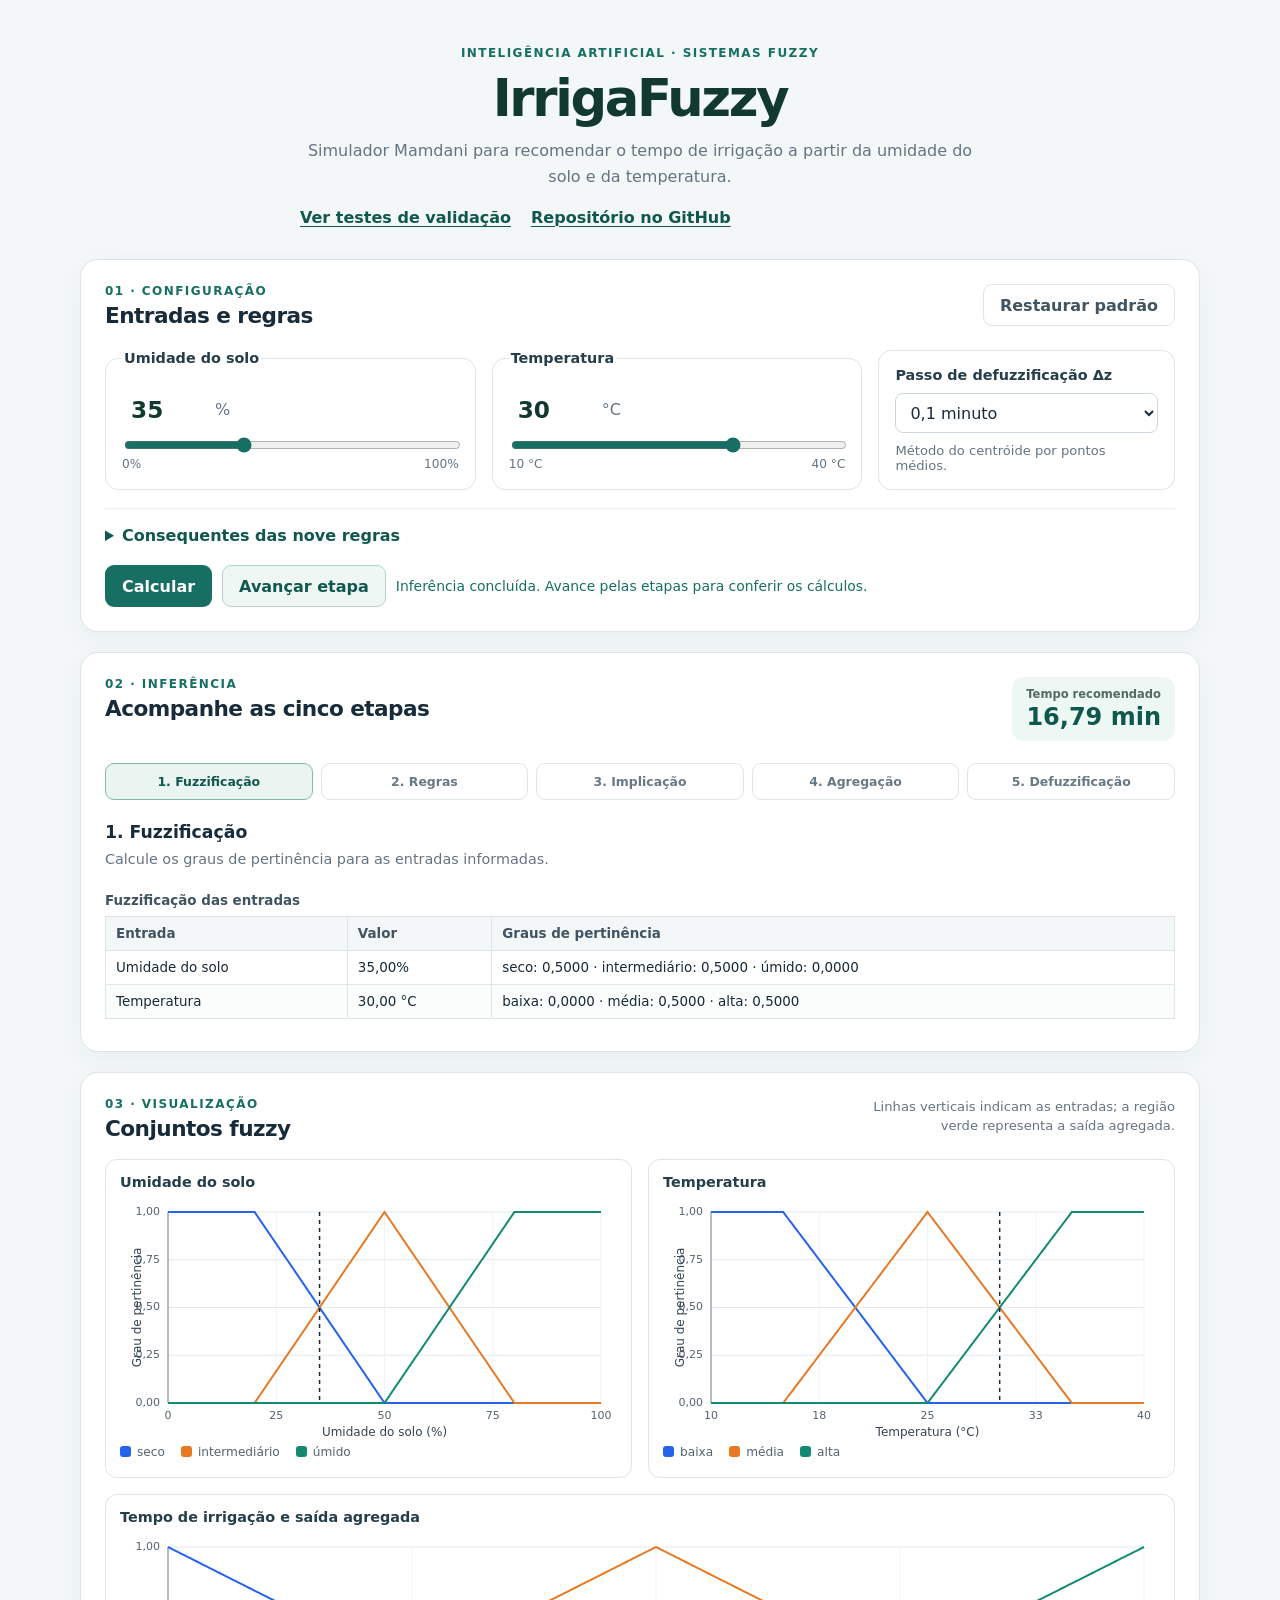
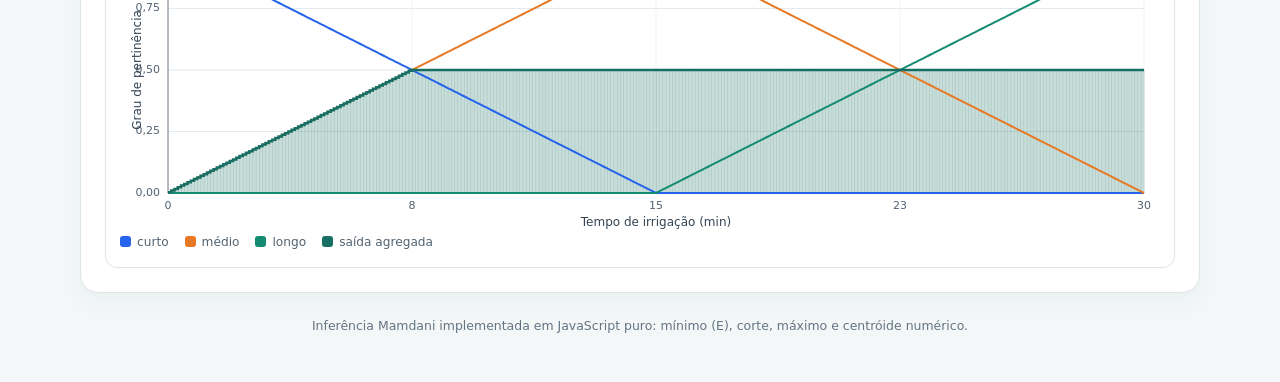
<file: index.html>
<!doctype html>
<html lang="pt-BR">
  <head>
    <meta charset="utf-8">
    <meta name="viewport" content="width=device-width, initial-scale=1">
    <meta name="description" content="Simulador didático de irrigação com inferência fuzzy Mamdani.">
    <title>IrrigaFuzzy — controlador Mamdani</title>
    <link rel="stylesheet" href="css/style.css">
  </head>
  <body>
    <main class="conteudo pagina">
      <header class="cabecalho">
        <p class="sobretitulo">Inteligência artificial · Sistemas fuzzy</p>
        <h1>IrrigaFuzzy</h1>
        <p>Simulador Mamdani para recomendar o tempo de irrigação a partir da umidade do solo e da temperatura.</p>
        <p class="links-cabecalho">
          <a class="link-secundario" href="tests.html">Ver testes de validação</a>
          <a class="link-secundario" href="https://github.com/Volc4/Atividade-Pratica-IA-Fuzzy" target="_blank" rel="noopener">Repositório no GitHub</a>
        </p>
      </header>

      <section class="cartao configuracao" aria-labelledby="titulo-configuracao">
        <div class="titulo-secao">
          <div>
            <p class="sobretitulo">01 · Configuração</p>
            <h2 id="titulo-configuracao">Entradas e regras</h2>
          </div>
          <button id="restaurar" class="botao botao-neutro" type="button">Restaurar padrão</button>
        </div>

        <div class="grade-entradas">
          <fieldset class="campo-entrada">
            <legend>Umidade do solo</legend>
            <div class="valor-com-unidade">
              <input id="umidade-numero" type="number" min="0" max="100" step="1" value="35" aria-label="Umidade do solo em porcentagem">
              <span>%</span>
            </div>
            <input id="umidade" type="range" min="0" max="100" step="1" value="35" aria-label="Deslizador de umidade do solo">
            <div class="limites"><span>0%</span><span>100%</span></div>
          </fieldset>

          <fieldset class="campo-entrada">
            <legend>Temperatura</legend>
            <div class="valor-com-unidade">
              <input id="temperatura-numero" type="number" min="10" max="40" step="1" value="30" aria-label="Temperatura em graus Celsius">
              <span>°C</span>
            </div>
            <input id="temperatura" type="range" min="10" max="40" step="1" value="30" aria-label="Deslizador de temperatura">
            <div class="limites"><span>10 °C</span><span>40 °C</span></div>
          </fieldset>

          <label class="campo-entrada campo-passo" for="delta-z">
            <span class="rotulo-campo">Passo de defuzzificação Δz</span>
            <select id="delta-z">
              <option value="0.1" selected>0,1 minuto</option>
              <option value="0.05">0,05 minuto</option>
              <option value="0.01">0,01 minuto</option>
            </select>
            <span class="ajuda-campo">Método do centróide por pontos médios.</span>
          </label>
        </div>

        <details class="regras-configuraveis">
          <summary>Consequentes das nove regras</summary>
          <p>Os antecedentes permanecem fixos. Selecione o consequente fuzzy para cada regra.</p>
          <div id="regras" class="grade-regras"></div>
        </details>

        <div class="acoes">
          <button id="calcular" class="botao botao-principal" type="button">Calcular</button>
          <button id="avancar" class="botao botao-secundario" type="button" disabled>Avançar etapa</button>
          <p id="mensagem" class="mensagem aviso" role="status" aria-live="polite">Os valores iniciais seguem o enunciado: U = 35% e T = 30 °C.</p>
        </div>
      </section>

      <section class="cartao painel-resultado" aria-labelledby="titulo-resultado">
        <div class="titulo-secao">
          <div>
            <p class="sobretitulo">02 · Inferência</p>
            <h2 id="titulo-resultado">Acompanhe as cinco etapas</h2>
          </div>
          <div class="valor-final" aria-live="polite">
            <span>Tempo recomendado</span>
            <strong id="resultado">—</strong>
          </div>
        </div>
        <ol id="etapas" class="etapas" aria-label="Etapas da inferência fuzzy">
          <li data-etapa="0">Fuzzificação</li>
          <li data-etapa="1">Regras</li>
          <li data-etapa="2">Implicação</li>
          <li data-etapa="3">Agregação</li>
          <li data-etapa="4">Defuzzificação</li>
        </ol>
        <div id="detalhe-etapa" class="detalhe-etapa">
          <p class="estado-vazio">Calcule para ver graus de pertinência, regras ativadas e os cálculos intermediários.</p>
        </div>
      </section>

      <section class="cartao graficos" aria-labelledby="titulo-graficos">
        <div class="titulo-secao">
          <div>
            <p class="sobretitulo">03 · Visualização</p>
            <h2 id="titulo-graficos">Conjuntos fuzzy</h2>
          </div>
          <p class="nota-grafico">Linhas verticais indicam as entradas; a região verde representa a saída agregada.</p>
        </div>
        <div class="grade-graficos">
          <figure>
            <figcaption>Umidade do solo</figcaption>
            <canvas id="grafico-umidade" class="grafico" role="img" aria-label="Gráfico dos conjuntos fuzzy de umidade"></canvas>
            <div id="grafico-umidade-legenda" class="legenda" aria-label="Legenda do gráfico de umidade"></div>
          </figure>
          <figure>
            <figcaption>Temperatura</figcaption>
            <canvas id="grafico-temperatura" class="grafico" role="img" aria-label="Gráfico dos conjuntos fuzzy de temperatura"></canvas>
            <div id="grafico-temperatura-legenda" class="legenda" aria-label="Legenda do gráfico de temperatura"></div>
          </figure>
          <figure class="grafico-saida">
            <figcaption>Tempo de irrigação e saída agregada</figcaption>
            <canvas id="grafico-saida" class="grafico" role="img" aria-label="Gráfico dos conjuntos de saída e da agregação Mamdani"></canvas>
            <div id="grafico-saida-legenda" class="legenda" aria-label="Legenda do gráfico de saída"></div>
          </figure>
        </div>
      </section>

      <footer>
        <p>Inferência Mamdani implementada em JavaScript puro: mínimo (E), corte, máximo e centróide numérico.</p>
      </footer>
    </main>
    <script type="module" src="js/app.js"></script>
  </body>
</html>
</file>
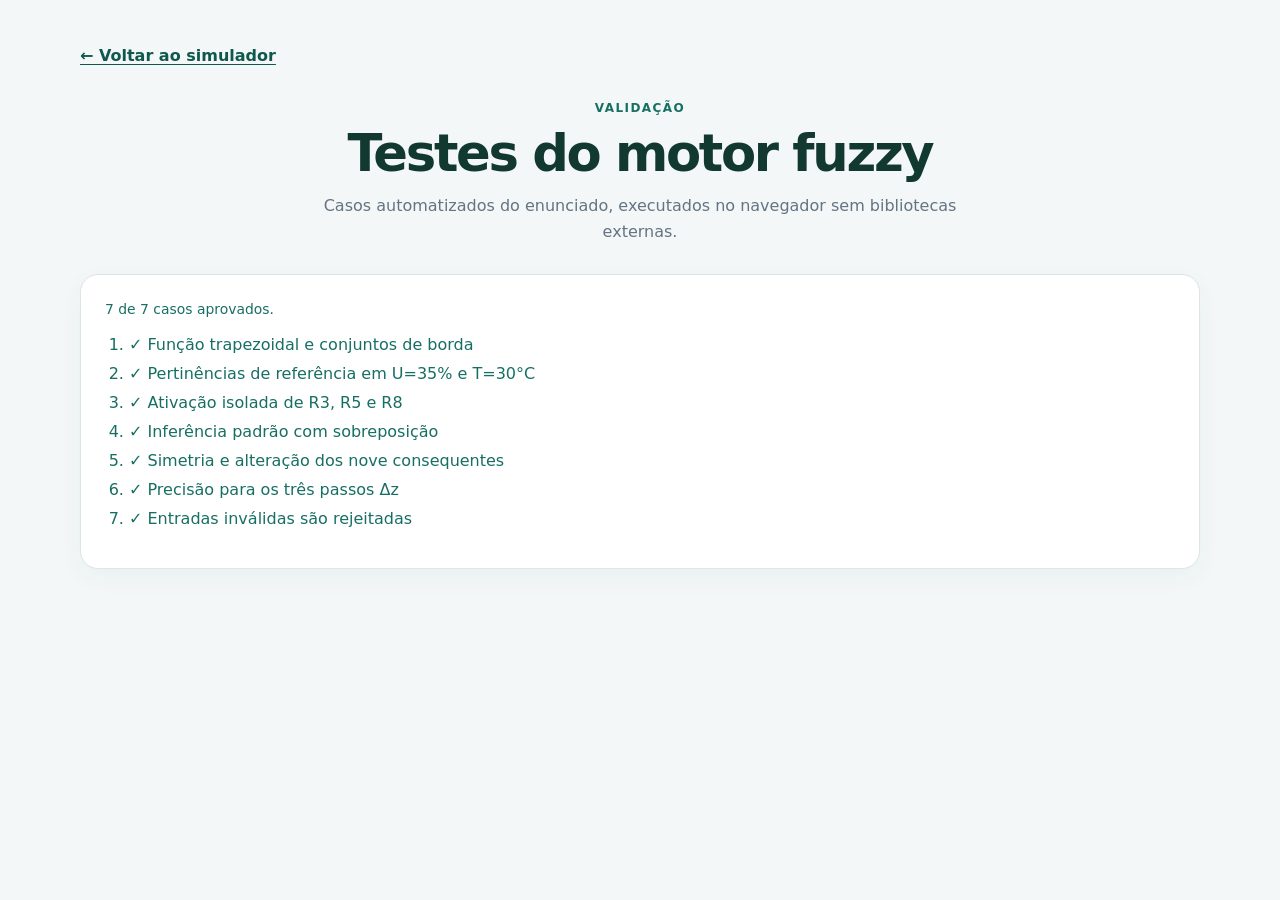
<file: tests.html>
<!doctype html>
<html lang="pt-BR">
  <head>
    <meta charset="utf-8">
    <meta name="viewport" content="width=device-width, initial-scale=1">
    <title>Testes do sistema fuzzy</title>
    <link rel="stylesheet" href="css/style.css">
  </head>
  <body class="pagina-testes">
    <main class="conteudo pagina">
      <a class="voltar" href="index.html">← Voltar ao simulador</a>
      <header class="cabecalho">
        <p class="sobretitulo">Validação</p>
        <h1>Testes do motor fuzzy</h1>
        <p>Casos automatizados do enunciado, executados no navegador sem bibliotecas externas.</p>
      </header>
      <section class="cartao">
        <p id="resumo-testes" role="status" aria-live="polite">Executando testes…</p>
        <ol id="lista-testes" class="lista-testes"></ol>
      </section>
    </main>
    <script type="module">
      import { executarTestes } from "./js/tests.js";

      const resultados = executarTestes();
      const lista = document.querySelector("#lista-testes");
      for (const resultado of resultados) {
        const item = document.createElement("li");
        item.className = resultado.ok ? "teste-ok" : "teste-falhou";
        item.textContent = resultado.ok
          ? `✓ ${resultado.nome}`
          : `✗ ${resultado.nome}: ${resultado.erro}`;
        lista.append(item);
      }
      const aprovados = resultados.filter((resultado) => resultado.ok).length;
      const resumo = document.querySelector("#resumo-testes");
      resumo.textContent = `${aprovados} de ${resultados.length} casos aprovados.`;
      resumo.className = aprovados === resultados.length ? "mensagem sucesso" : "mensagem erro";
    </script>
  </body>
</html>
</file>
<file: css/style.css>
:root {
  color-scheme: light;
  font-family: Inter, ui-sans-serif, system-ui, -apple-system, BlinkMacSystemFont, "Segoe UI", sans-serif;
  color: #172b3b;
  background: #f3f7f7;
  font-synthesis: none;
  text-rendering: optimizeLegibility;
  --verde: #176f63;
  --verde-escuro: #10584e;
  --borda: #dce5e8;
  --muted: #647483;
  --superficie: #fff;
}

* {
  box-sizing: border-box;
}

body {
  margin: 0;
  min-width: 320px;
}

button,
input,
select {
  font: inherit;
}

.conteudo {
  width: min(1120px, calc(100% - 36px));
  margin: 0 auto;
}

.pagina {
  padding: 46px 0 32px;
}

.cabecalho {
  max-width: 760px;
  margin: 0 auto 28px;
  text-align: center;
}

.sobretitulo {
  margin: 0 0 8px;
  color: var(--verde);
  font-size: 0.75rem;
  font-weight: 800;
  letter-spacing: 0.12em;
  text-transform: uppercase;
}

h1,
h2,
h3,
p {
  margin-top: 0;
}

h1 {
  margin-bottom: 10px;
  color: #12392f;
  font-size: clamp(2.15rem, 5vw, 3.2rem);
  letter-spacing: -0.045em;
}

.cabecalho > p:not(.sobretitulo) {
  max-width: 680px;
  margin: 0 auto 14px;
  color: var(--muted);
  line-height: 1.65;
}

.link-secundario,
.voltar {
  color: var(--verde-escuro);
  font-weight: 700;
  text-decoration-thickness: 1px;
  text-underline-offset: 3px;
}

.cartao {
  margin-bottom: 20px;
  padding: 24px;
  border: 1px solid var(--borda);
  border-radius: 18px;
  background: var(--superficie);
  box-shadow: 0 8px 26px rgba(27, 61, 69, 0.045);
}

.titulo-secao {
  display: flex;
  align-items: flex-start;
  justify-content: space-between;
  gap: 20px;
}

.titulo-secao h2 {
  margin-bottom: 0;
  font-size: 1.35rem;
  letter-spacing: -0.025em;
}

.titulo-secao .sobretitulo {
  margin-bottom: 5px;
}

.grade-entradas {
  display: grid;
  grid-template-columns: repeat(2, minmax(0, 1fr)) minmax(185px, 0.8fr);
  gap: 16px;
  margin-top: 22px;
}

.campo-entrada {
  min-width: 0;
  margin: 0;
  padding: 16px;
  border: 1px solid var(--borda);
  border-radius: 13px;
}

.campo-entrada legend,
.rotulo-campo {
  color: #263d4c;
  font-size: 0.9rem;
  font-weight: 750;
}

.valor-com-unidade {
  display: flex;
  align-items: center;
  gap: 7px;
  margin: 8px 0 6px;
  color: var(--muted);
}

.valor-com-unidade input {
  width: 86px;
  padding: 5px 8px;
  border: 1px solid transparent;
  border-radius: 7px;
  color: #12392f;
  font-size: 1.45rem;
  font-weight: 800;
}

.valor-com-unidade input:focus {
  border-color: var(--verde);
  outline: 2px solid rgba(23, 111, 99, 0.16);
}

input[type="range"] {
  width: 100%;
  accent-color: var(--verde);
}

.limites {
  display: flex;
  justify-content: space-between;
  color: var(--muted);
  font-size: 0.76rem;
}

.campo-passo {
  display: flex;
  flex-direction: column;
  justify-content: center;
  gap: 10px;
}

.campo-passo select,
.regra-seletor select {
  min-height: 40px;
  padding: 7px 10px;
  border: 1px solid #cbd7dc;
  border-radius: 8px;
  background: #fff;
  color: #172b3b;
}

.ajuda-campo,
.regras-configuraveis > p {
  color: var(--muted);
  font-size: 0.82rem;
}

.regras-configuraveis {
  margin-top: 18px;
  padding-top: 17px;
  border-top: 1px solid #edf1f3;
}

.regras-configuraveis summary {
  width: fit-content;
  color: var(--verde-escuro);
  cursor: pointer;
  font-weight: 750;
}

.regras-configuraveis > p {
  margin: 10px 0 13px;
}

.grade-regras {
  display: grid;
  grid-template-columns: repeat(3, minmax(0, 1fr));
  gap: 9px;
}

.regra-seletor {
  display: flex;
  align-items: center;
  justify-content: space-between;
  gap: 12px;
  padding: 10px 12px;
  border: 1px solid var(--borda);
  border-radius: 9px;
  font-size: 0.82rem;
}

.regra-seletor span {
  line-height: 1.4;
}

.regra-seletor select {
  flex: 0 0 98px;
  min-height: 36px;
  padding: 5px 7px;
}

.acoes {
  display: flex;
  align-items: center;
  flex-wrap: wrap;
  gap: 10px;
  margin-top: 20px;
}

.botao {
  min-height: 42px;
  padding: 9px 16px;
  border: 1px solid transparent;
  border-radius: 9px;
  cursor: pointer;
  font-weight: 750;
  transition: background-color 140ms ease, transform 140ms ease;
}

.botao:hover:not(:disabled) {
  transform: translateY(-1px);
}

.botao:focus-visible,
select:focus-visible,
input:focus-visible,
a:focus-visible,
summary:focus-visible {
  outline: 3px solid rgba(37, 99, 235, 0.35);
  outline-offset: 2px;
}

.botao-principal {
  background: var(--verde);
  color: #fff;
}

.botao-principal:hover:not(:disabled) {
  background: var(--verde-escuro);
}

.botao-secundario {
  border-color: #b6d2cc;
  background: #eef7f4;
  color: var(--verde-escuro);
}

.botao-neutro {
  border-color: var(--borda);
  background: #fff;
  color: #405462;
}

.botao:disabled {
  cursor: not-allowed;
  opacity: 0.55;
}

.mensagem {
  flex: 1 1 260px;
  margin: 0;
  font-size: 0.87rem;
  line-height: 1.45;
}

.mensagem.aviso {
  color: #657587;
}

.mensagem.sucesso {
  color: #176f63;
}

.mensagem.erro {
  color: #b42318;
}

.valor-final {
  min-width: 155px;
  padding: 10px 14px;
  border-radius: 12px;
  background: #edf7f3;
  text-align: right;
}

.valor-final span {
  display: block;
  color: #536b63;
  font-size: 0.72rem;
  font-weight: 700;
}

.valor-final strong {
  display: block;
  margin-top: 2px;
  color: var(--verde-escuro);
  font-size: 1.5rem;
}

.etapas {
  display: grid;
  grid-template-columns: repeat(5, minmax(0, 1fr));
  gap: 8px;
  margin: 22px 0;
  padding: 0;
  list-style: none;
  counter-reset: etapa;
}

.etapas li {
  position: relative;
  padding: 10px 9px;
  border: 1px solid var(--borda);
  border-radius: 9px;
  color: #687986;
  font-size: 0.78rem;
  font-weight: 700;
  text-align: center;
}

.etapas li::before {
  counter-increment: etapa;
  content: counter(etapa) ". ";
}

.etapas li.etapa-atual {
  border-color: #82b8ac;
  background: #eaf5f1;
  color: var(--verde-escuro);
}

.etapas li.etapa-concluida {
  border-color: #d4e6df;
  color: #3a786a;
}

.detalhe-etapa {
  min-height: 110px;
}

.estado-vazio {
  padding: 25px 12px;
  color: var(--muted);
  text-align: center;
}

.etapa-conteudo h3 {
  margin-bottom: 6px;
  font-size: 1.08rem;
}

.etapa-conteudo > p {
  color: var(--muted);
  font-size: 0.9rem;
  line-height: 1.55;
}

.tabela-dados {
  width: 100%;
  margin: 14px 0 8px;
  border-collapse: collapse;
  font-size: 0.84rem;
}

.tabela-dados caption {
  padding: 8px 0;
  color: #405462;
  font-weight: 750;
  text-align: left;
}

.tabela-dados th,
.tabela-dados td {
  padding: 9px 10px;
  border: 1px solid var(--borda);
  text-align: left;
  vertical-align: top;
}

.tabela-dados th {
  background: #f4f7f8;
  color: #405462;
  font-weight: 750;
}

.tabela-dados tbody tr:nth-child(even) {
  background: #fbfcfc;
}

.grade-graficos {
  display: grid;
  grid-template-columns: repeat(2, minmax(0, 1fr));
  gap: 16px;
  margin-top: 18px;
}

.grade-graficos figure {
  min-width: 0;
  margin: 0;
  padding: 14px;
  border: 1px solid var(--borda);
  border-radius: 12px;
}

.grade-graficos figcaption {
  margin-bottom: 6px;
  color: #263d4c;
  font-size: 0.9rem;
  font-weight: 750;
}

.grafico {
  display: block;
  width: 100%;
  height: 245px;
}

.grafico-saida {
  grid-column: 1 / -1;
}

.grafico-saida .grafico {
  height: 300px;
}

.legenda {
  display: flex;
  flex-wrap: wrap;
  gap: 8px 16px;
  min-height: 22px;
  color: #526371;
  font-size: 0.76rem;
}

.item-legenda {
  display: inline-flex;
  align-items: center;
  gap: 6px;
}

.item-legenda i {
  display: inline-block;
  width: 11px;
  height: 11px;
  border-radius: 3px;
}

.nota-grafico {
  max-width: 330px;
  margin: 0;
  color: var(--muted);
  font-size: 0.82rem;
  line-height: 1.45;
  text-align: right;
}

footer {
  padding: 5px 0;
  color: var(--muted);
  font-size: 0.78rem;
  text-align: center;
}

.pagina-testes .cabecalho {
  margin-top: 28px;
}

.lista-testes {
  display: grid;
  gap: 10px;
  padding-left: 24px;
}

.teste-ok {
  color: #176f63;
}

.teste-falhou {
  color: #b42318;
}

.voltar {
  display: inline-block;
  margin-bottom: 8px;
}

@media (max-width: 760px) {
  .pagina {
    padding-top: 28px;
  }

  .cartao {
    padding: 18px;
  }

  .grade-entradas {
    grid-template-columns: repeat(2, minmax(0, 1fr));
  }

  .campo-passo {
    grid-column: 1 / -1;
  }

  .grade-regras {
    grid-template-columns: repeat(2, minmax(0, 1fr));
  }

  .etapas li {
    font-size: 0.68rem;
    padding: 9px 4px;
  }
}

@media (max-width: 520px) {
  .conteudo {
    width: min(100% - 22px, 1120px);
  }

  .titulo-secao {
    flex-direction: column;
  }

  .grade-entradas,
  .grade-regras,
  .grade-graficos {
    grid-template-columns: minmax(0, 1fr);
  }

  .campo-passo,
  .grafico-saida {
    grid-column: auto;
  }

  .valor-final {
    width: 100%;
    text-align: left;
  }

  .etapas {
    grid-template-columns: 1fr;
  }

  .etapas li {
    text-align: left;
  }

  .nota-grafico {
    text-align: left;
  }

  .tabela-dados {
    display: block;
    overflow-x: auto;
    white-space: nowrap;
  }
}

.links-cabecalho {
  display: flex;
  flex-wrap: wrap;
  gap: 8px 20px;
  margin: 0;
}

.tabela-dados tr.regra-ativa td {
  background: #e3f4ef;
  font-weight: 600;
}

.seletor-regra {
  display: flex;
  flex-wrap: wrap;
  align-items: center;
  gap: 8px;
  margin: 12px 0;
}

.seletor-regra select {
  font: inherit;
  padding: 4px 8px;
}

.log-etapa {
  margin: 12px 0 0;
  padding-left: 20px;
  font-size: 0.92rem;
}
</file>
